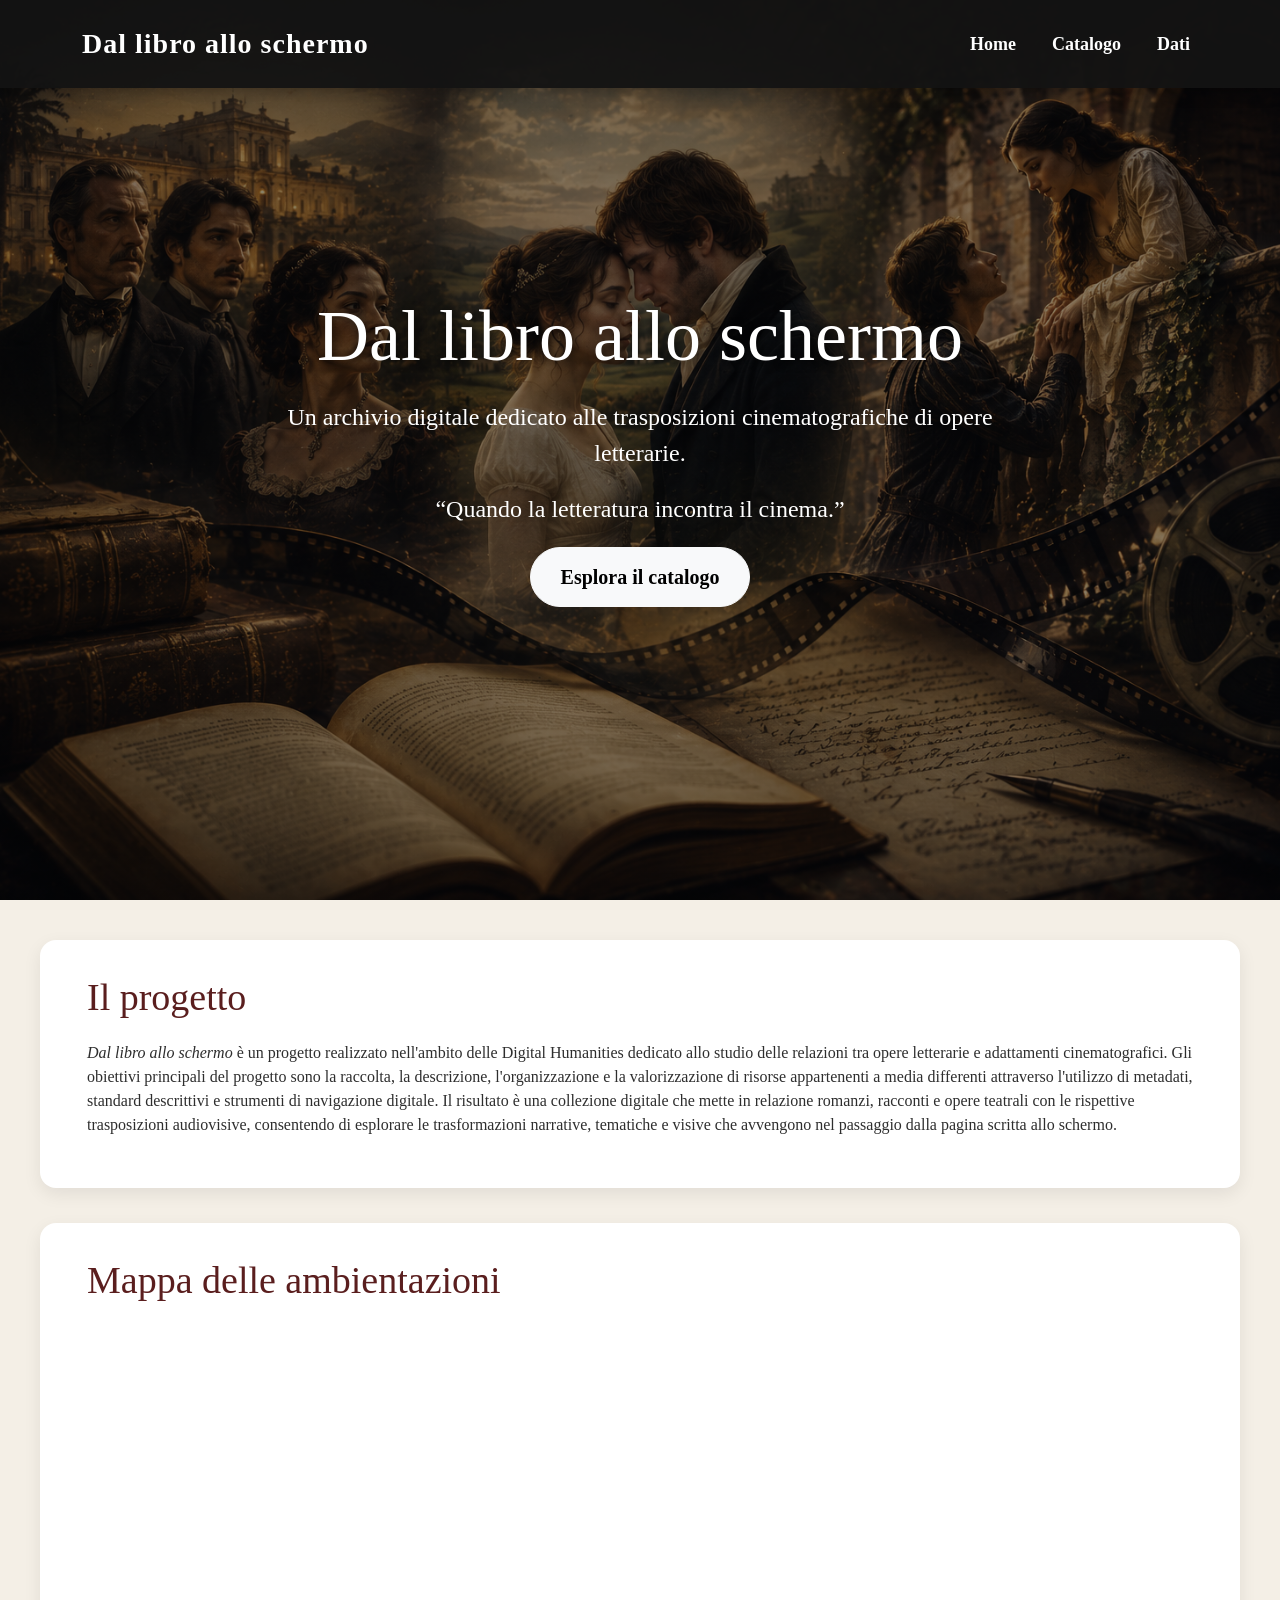
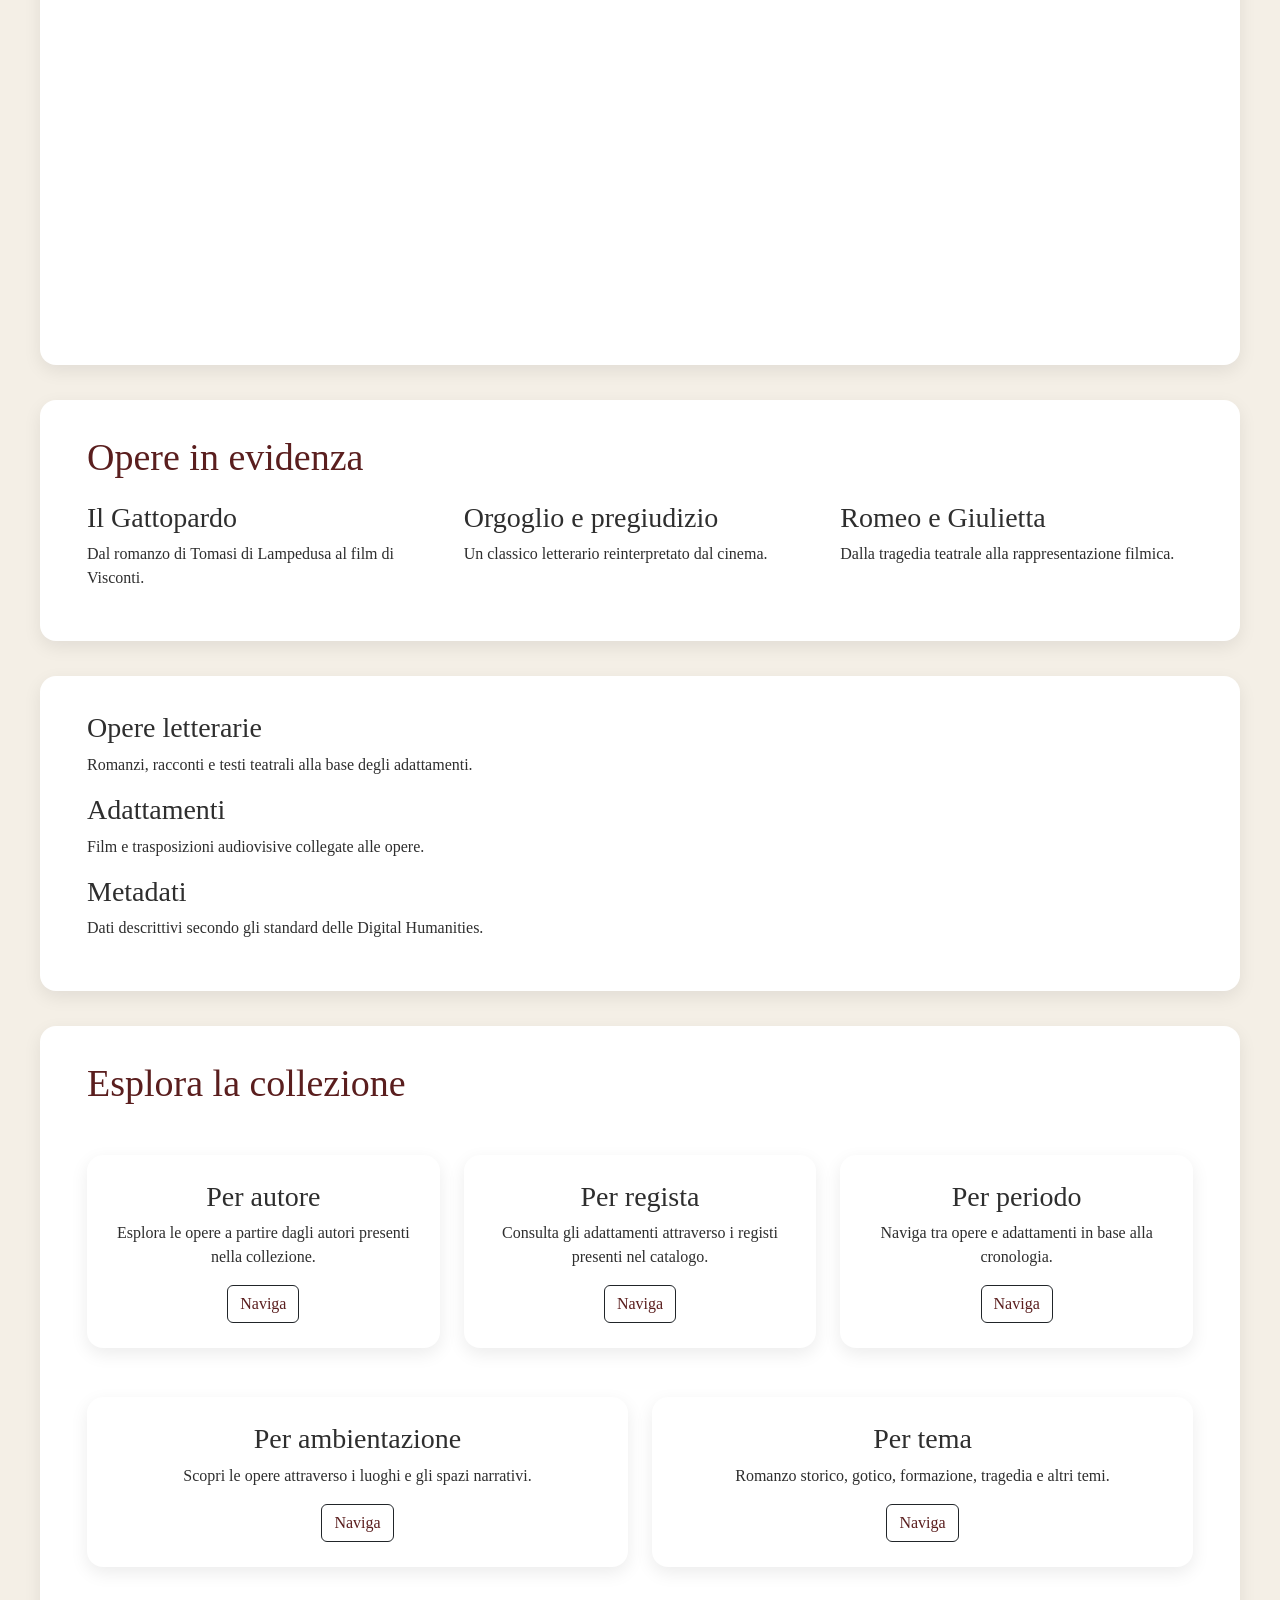
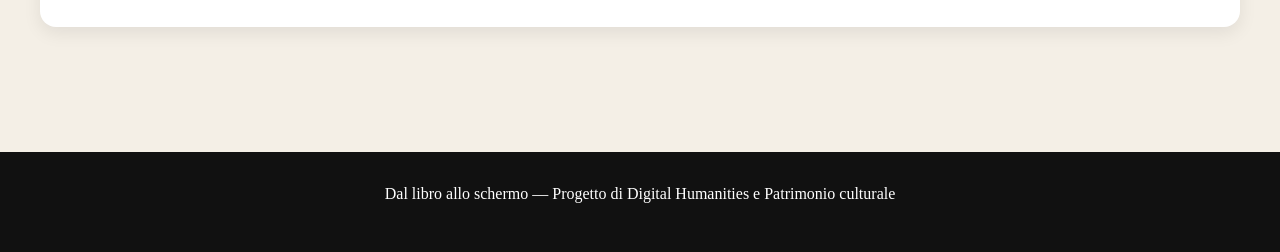
<file: index.html>
<!DOCTYPE html>
<html lang="it">

<head>
    <meta charset="UTF-8">
    <meta name="viewport" content="width=device-width, initial-scale=1.0">
    <title>Dal libro allo schermo</title>

    <meta name="description" content="Catalogo digitale di opere letterarie e relative trasposizioni cinematografiche.">
    <meta name="DC.Title" content="Dal libro allo schermo">
    <meta name="DC.Creator" content="Francesca">
    <meta name="DC.Subject" content="Letteratura, cinema, adattamenti cinematografici, Digital Humanities">
    <meta name="DC.Description" content="Catalogo digitale dedicato alle trasposizioni cinematografiche di opere letterarie.">
    <meta name="DC.Publisher" content="Università di Bologna">
    <meta name="DC.Date" content="2026">
    <meta name="DC.Type" content="Catalogo digitale">
    <meta name="DC.Format" content="text/html">
    <meta name="DC.Language" content="it">
    <meta name="DC.Rights" content="Progetto realizzato per finalità didattiche">

    <link href="https://cdn.jsdelivr.net/npm/bootstrap@5.3.3/dist/css/bootstrap.min.css" rel="stylesheet">
    <link rel="stylesheet" href="style.css">
</head>

<body>

<nav class="navbar navbar-expand-lg navbar-dark bg-dark fixed-top">
    <div class="container">

        <a class="navbar-brand" href="index.html">Dal libro allo schermo</a>

        <button class="navbar-toggler" type="button" data-bs-toggle="collapse" data-bs-target="#menu">
            <span class="navbar-toggler-icon"></span>
        </button>

        <div class="collapse navbar-collapse" id="menu">
            <ul class="navbar-nav ms-auto">
                <li class="nav-item">
                    <a class="nav-link active" href="index.html">Home</a>
                </li>

                <li class="nav-item">
                    <a class="nav-link" href="catalogo.html">Catalogo</a>
                </li>

                <li class="nav-item">
                    <a class="nav-link" href="dati.html">Dati</a>
                </li>
            </ul>
        </div>

    </div>
</nav>

<header class="hero">
    <div class="hero-content">
        <h1>Dal libro allo schermo</h1>

        <p>
            Un archivio digitale dedicato alle trasposizioni cinematografiche
            di opere letterarie.
        </p>

        <p class="quote">
            “Quando la letteratura incontra il cinema.”
        </p>

        <a href="catalogo.html" class="btn btn-light btn-lg">
            Esplora il catalogo
        </a>
    </div>
</header>

<main>

    <section class="intro-section">
        <div class="container">
            <h2>Il progetto</h2>

            <p>
                <em>Dal libro allo schermo</em> è un progetto realizzato nell'ambito
                delle Digital Humanities dedicato allo studio delle relazioni tra opere
                letterarie e adattamenti cinematografici. Gli obiettivi principali del
                progetto sono la raccolta, la descrizione, l'organizzazione e la
                valorizzazione di risorse appartenenti a media differenti attraverso
                l'utilizzo di metadati, standard descrittivi e strumenti di navigazione
                digitale. Il risultato è una collezione digitale che mette in relazione
                romanzi, racconti e opere teatrali con le rispettive trasposizioni
                audiovisive, consentendo di esplorare le trasformazioni narrative,
                tematiche e visive che avvengono nel passaggio dalla pagina scritta
                allo schermo.
            </p>
        </div>
    </section>

    <section class="intro-section">
        <div class="container">

            <h2>Mappa delle ambientazioni</h2>

          

            <iframe
                src="https://uploads.knightlab.com/storymapjs/729cb4d6cc2e2c09d432ede99529f337/storymap/index.html"
                width="100%"
                height="600"
                frameborder="0">
            </iframe>

        </div>
    </section>

    <section class="image-section">
        <div class="container">

            <h2>Opere in evidenza</h2>

            <div class="row g-4">

                <div class="col-md-4">
                    <article class="opera-card">
                        <div class="opera-card-body">
                            <h3>Il Gattopardo</h3>
                            <p>Dal romanzo di Tomasi di Lampedusa al film di Visconti.</p>
                        </div>
                    </article>
                </div>

                <div class="col-md-4">
                    <article class="opera-card">
                        <div class="opera-card-body">
                            <h3>Orgoglio e pregiudizio</h3>
                            <p>Un classico letterario reinterpretato dal cinema.</p>
                        </div>
                    </article>
                </div>

                <div class="col-md-4">
                    <article class="opera-card">
                        <div class="opera-card-body">
                            <h3>Romeo e Giulietta</h3>
                            <p>Dalla tragedia teatrale alla rappresentazione filmica.</p>
                        </div>
                    </article>
                </div>

            </div>
        </div>
    </section>

    <section class="info-section">
        <div class="container">

            <div class="info-grid">

                <div>
                    <h3>Opere letterarie</h3>
                    <p>Romanzi, racconti e testi teatrali alla base degli adattamenti.</p>
                </div>

                <div>
                    <h3>Adattamenti</h3>
                    <p>Film e trasposizioni audiovisive collegate alle opere.</p>
                </div>

                <div>
                    <h3>Metadati</h3>
                    <p>Dati descrittivi secondo gli standard delle Digital Humanities.</p>
                </div>

            </div>

        </div>
    </section>

    <section class="intro-section">
        <div class="container">

            <h2>Esplora la collezione</h2>

           

            <div class="row g-4 mt-4">

                <div class="col-md-4">
                    <div class="info-box text-center">
                        <h3> Per autore</h3>
                        <p>Esplora le opere a partire dagli autori presenti nella collezione.</p>
                        <a href="#" class="btn btn-outline-dark">
                            Naviga
                        </a>
                    </div>
                </div>

                <div class="col-md-4">
                    <div class="info-box text-center">
                        <h3> Per regista</h3>
                        <p>Consulta gli adattamenti attraverso i registi presenti nel catalogo.</p>
                        <a href="#" class="btn btn-outline-dark">
                            Naviga
                        </a>
                    </div>
                </div>

                <div class="col-md-4">
                    <div class="info-box text-center">
                        <h3>Per periodo</h3>
                        <p>Naviga tra opere e adattamenti in base alla cronologia.</p>
                        <a href="#" class="btn btn-outline-dark">
                            Naviga
                        </a>
                    </div>
                </div>

                <div class="col-md-6">
                    <div class="info-box text-center">
                        <h3> Per ambientazione</h3>
                        <p>Scopri le opere attraverso i luoghi e gli spazi narrativi.</p>
                        <a href="#" class="btn btn-outline-dark">
                            Naviga
                        </a>
                    </div>
                </div>

                <div class="col-md-6">
                    <div class="info-box text-center">
                        <h3> Per tema</h3>
                        <p>Romanzo storico, gotico, formazione, tragedia e altri temi.</p>
                        <a href="#" class="btn btn-outline-dark">
                            Naviga
                        </a>
                    </div>
                </div>

            </div>

        </div>
    </section>

</main>

<footer>
    <p>Dal libro allo schermo — Progetto di Digital Humanities e Patrimonio culturale</p>
</footer>

<script src="https://cdn.jsdelivr.net/npm/bootstrap@5.3.3/dist/js/bootstrap.bundle.min.js"></script>

</body>
</html>
</file>
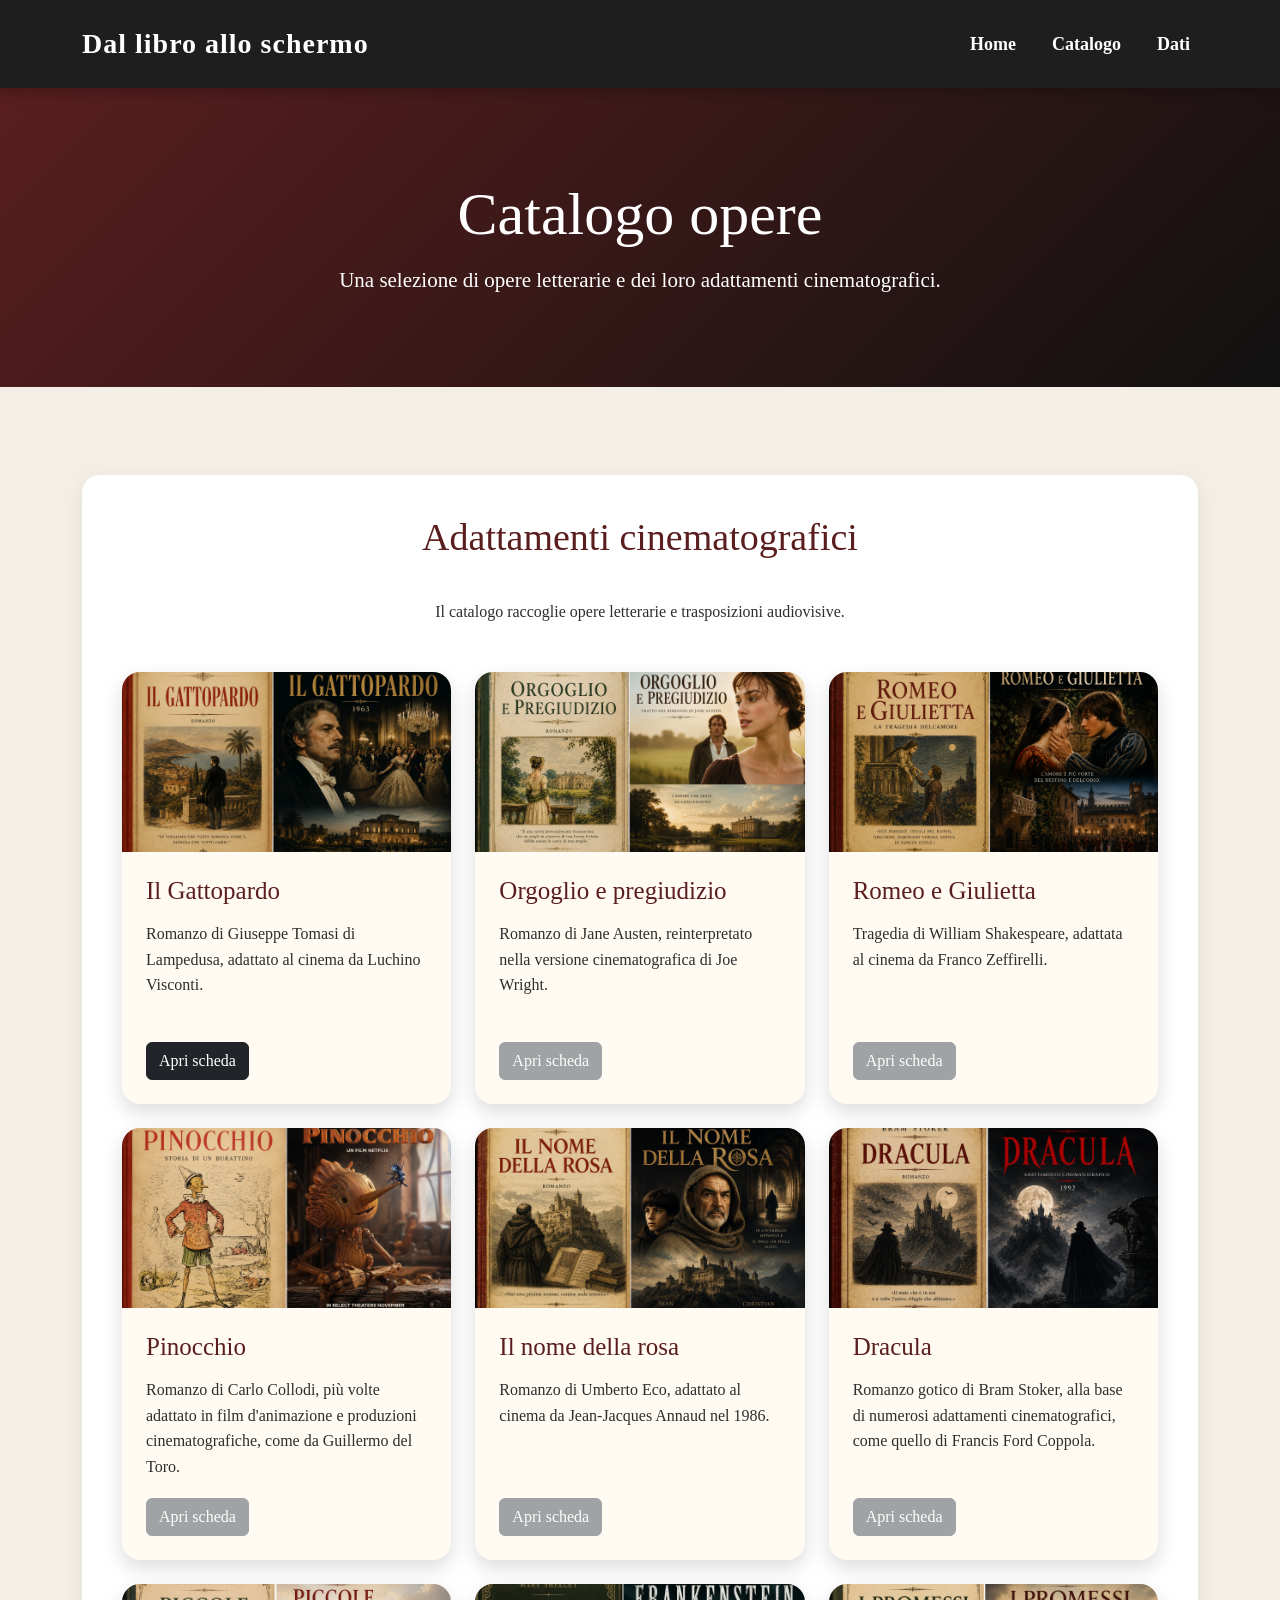
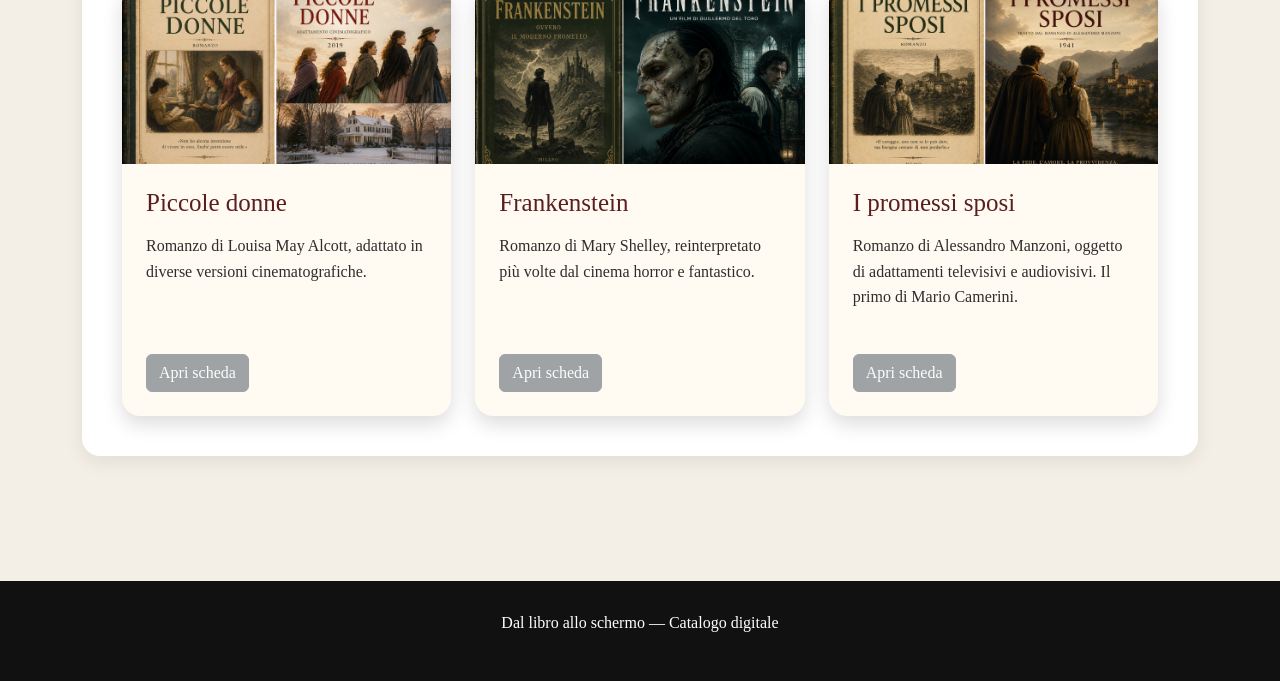
<file: catalogo.html>
<!DOCTYPE html>
<html lang="it">

<head>

    <meta charset="UTF-8">

    <meta name="viewport"
          content="width=device-width, initial-scale=1.0">

    <title>Catalogo</title>

    <link href="https://cdn.jsdelivr.net/npm/bootstrap@5.3.3/dist/css/bootstrap.min.css"
          rel="stylesheet">

    <link rel="stylesheet" href="style.css">

</head>

<body>

<nav class="navbar navbar-expand-lg navbar-dark bg-dark">
    <div class="container">

        <a class="navbar-brand" href="index.html">Dal libro allo schermo</a>

        <div class="navbar-nav ms-auto">
            <a class="nav-link" href="index.html">Home</a>
            <a class="nav-link active" href="catalogo.html">Catalogo</a>
            <a class="nav-link" href="dati.html">Dati</a>
        </div>

    </div>
</nav>

<header class="catalogo-hero">
    <h1>Catalogo opere</h1>
    <p>
        Una selezione di opere letterarie e dei loro adattamenti cinematografici.
    </p>
</header>

<main class="container my-5">

    <section class="catalogo-section">

        <h2>Adattamenti cinematografici</h2>

        <p class="text-center mb-5">
            Il catalogo raccoglie opere letterarie e trasposizioni audiovisive.
            
        </p>

        <div class="row g-4">

            <div class="col-md-4">
                <article class="catalogo-card">
                    <img src="img/gattopardo.png" alt="Il Gattopardo">

                    <div class="catalogo-card-body">
                        <h3>Il Gattopardo</h3>

                        <p>
                            Romanzo di Giuseppe Tomasi di Lampedusa,
                            adattato al cinema da Luchino Visconti.
                        </p>

                        <a href="item-gattopardo.html" class="btn btn-dark">
                            Apri scheda
                        </a>
                    </div>
                </article>
            </div>

            <div class="col-md-4">
                <article class="catalogo-card">
                    <img src="img/orgoglio.png" alt="Orgoglio e pregiudizio">

                    <div class="catalogo-card-body">
                        <h3>Orgoglio e pregiudizio</h3>

                        <p>
                            Romanzo di Jane Austen, reinterpretato
                            nella versione cinematografica di Joe Wright.
                        </p>

                        <a href="#" class="btn btn-secondary disabled">
                           Apri scheda
                        </a>
                    </div>
                </article>
            </div>

            <div class="col-md-4">
                <article class="catalogo-card">
                    <img src="img/romeo.png" alt="Romeo e Giulietta">

                    <div class="catalogo-card-body">
                        <h3>Romeo e Giulietta</h3>

                        <p>
                            Tragedia di William Shakespeare,
                            adattata al cinema da Franco Zeffirelli.
                        </p>

                        <a href="#" class="btn btn-secondary disabled">
                             Apri scheda
                        </a>
                    </div>
                </article>
            </div>

            <div class="col-md-4">
                <article class="catalogo-card">
                    <img src="img/pinocchio.png" alt="Pinocchio">

                    <div class="catalogo-card-body">
                        <h3>Pinocchio</h3>

                        <p>
                            Romanzo di Carlo Collodi, più volte adattato
                            in film d'animazione e produzioni cinematografiche, come da Guillermo del Toro. 
                        </p>

                        <a href="#" class="btn btn-secondary disabled">
                             Apri scheda
                        </a>
                    </div>
                </article>
            </div>

            <div class="col-md-4">
                <article class="catalogo-card">
                    <img src="img/nome-rosa.png" alt="Il nome della rosa">

                    <div class="catalogo-card-body">
                        <h3>Il nome della rosa</h3>

                        <p>
                            Romanzo di Umberto Eco, adattato al cinema
                            da Jean-Jacques Annaud nel 1986.
                        </p>

                        <a href="#" class="btn btn-secondary disabled">
                             Apri scheda
                        </a>
                    </div>
                </article>
            </div>

            <div class="col-md-4">
                <article class="catalogo-card">
                    <img src="img/dracula.png" alt="Dracula">

                    <div class="catalogo-card-body">
                        <h3>Dracula</h3>

                        <p>
                            Romanzo gotico di Bram Stoker, alla base
                            di numerosi adattamenti cinematografici, come quello di Francis Ford Coppola.
                        </p>

                        <a href="#" class="btn btn-secondary disabled">
                        Apri scheda
                        </a>
                    </div>
                </article>
            </div>

            <div class="col-md-4">
                <article class="catalogo-card">
                    <img src="img/piccole-donne.png" alt="Piccole donne">

                    <div class="catalogo-card-body">
                        <h3>Piccole donne</h3>

                        <p>
                            Romanzo di Louisa May Alcott, adattato
                            in diverse versioni cinematografiche.
                        </p>

                        <a href="#" class="btn btn-secondary disabled">
                            Apri scheda
                        </a>
                    </div>
                </article>
            </div>

            <div class="col-md-4">
                <article class="catalogo-card">
                    <img src="img/frankenstein.png" alt="Frankenstein">

                    <div class="catalogo-card-body">
                        <h3>Frankenstein</h3>

                        <p>
                            Romanzo di Mary Shelley, reinterpretato
                            più volte dal cinema horror e fantastico.
                        </p>

                        <a href="#" class="btn btn-secondary disabled">
                             Apri scheda
                        </a>
                    </div>
                </article>
            </div>

            <div class="col-md-4">
                <article class="catalogo-card">
                    <img src="img/promessi-sposi.png" alt="I promessi sposi">

                    <div class="catalogo-card-body">
                        <h3>I promessi sposi</h3>

                        <p>
                            Romanzo di Alessandro Manzoni, oggetto
                            di adattamenti televisivi e audiovisivi. Il primo di Mario Camerini.
                        </p>

                        <a href="#" class="btn btn-secondary disabled">
                             Apri scheda
                        </a>
                    </div>
                </article>
            </div>

        </div>

    </section>

</main>

<footer>
    <p>Dal libro allo schermo — Catalogo digitale</p>
</footer>

<script src="https://cdn.jsdelivr.net/npm/bootstrap@5.3.3/dist/js/bootstrap.bundle.min.js"></script>

</body>
</html>
</file>
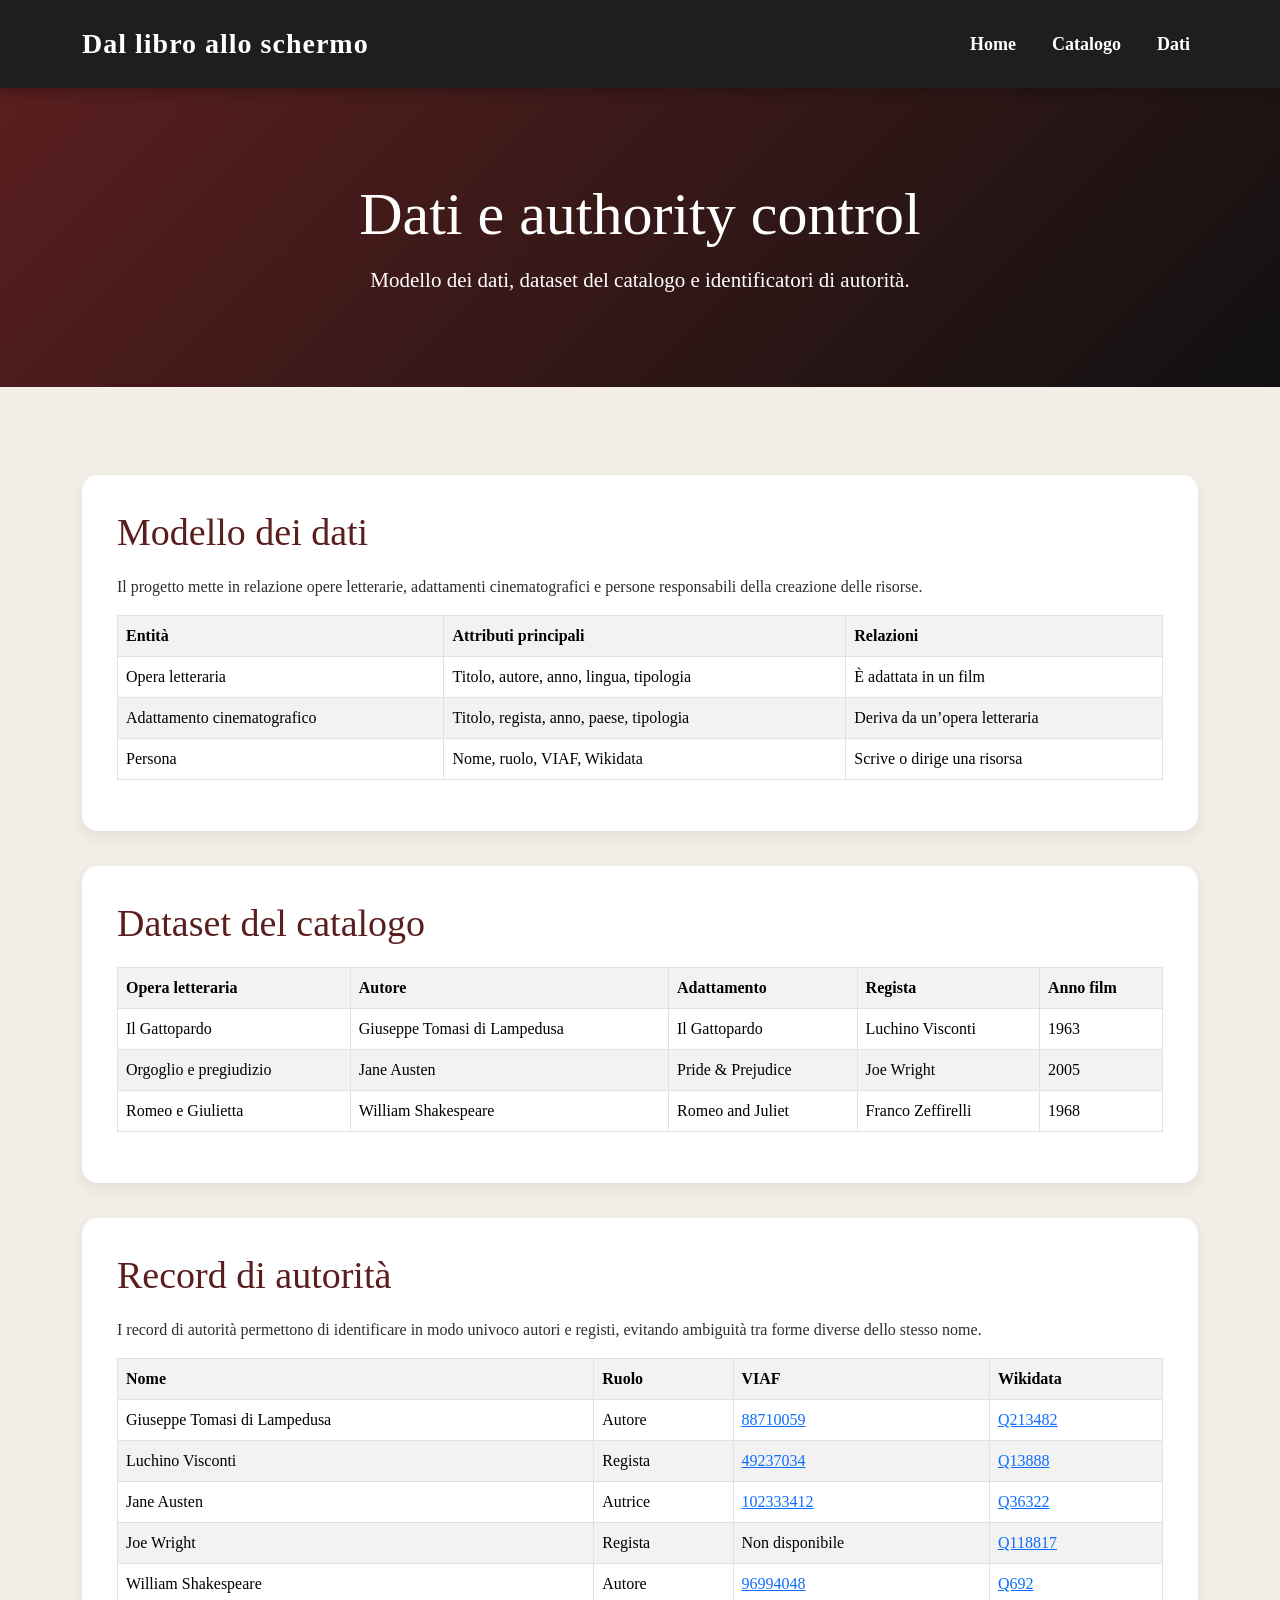
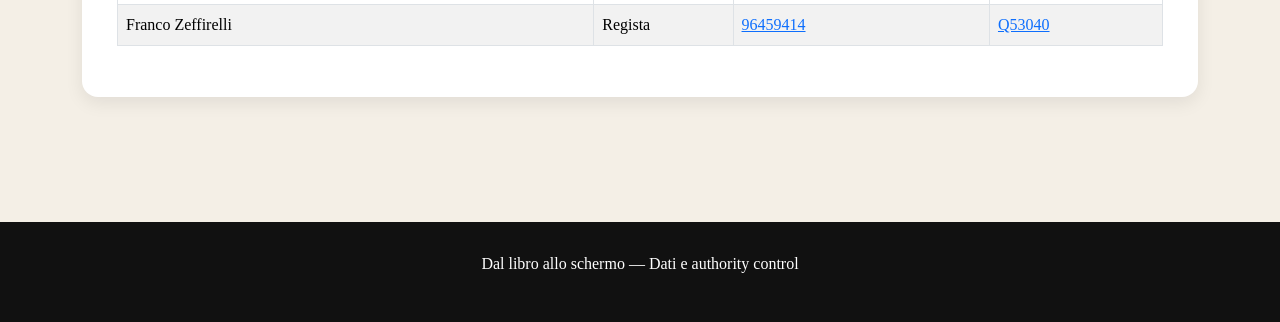
<file: dati.html>
<!DOCTYPE html>
<html lang="it">

<head>
    <meta charset="UTF-8">
    <meta name="viewport" content="width=device-width, initial-scale=1.0">
    <title>Dati</title>

    <link href="https://cdn.jsdelivr.net/npm/bootstrap@5.3.3/dist/css/bootstrap.min.css" rel="stylesheet">
    <link rel="stylesheet" href="style.css">
</head>

<body>

<nav class="navbar navbar-expand-lg navbar-dark bg-dark">
    <div class="container">
        <a class="navbar-brand" href="index.html">Dal libro allo schermo</a>

        <div class="navbar-nav ms-auto">
            <a class="nav-link" href="index.html">Home</a>
            <a class="nav-link" href="catalogo.html">Catalogo</a>
            <a class="nav-link active" href="dati.html">Dati</a>
        </div>
    </div>
</nav>

<header class="catalogo-hero">
    <h1>Dati e authority control</h1>
    <p>
        Modello dei dati, dataset del catalogo e identificatori di autorità.
    </p>
</header>

<main class="container my-5">

    <section>
        <h2>Modello dei dati</h2>

        <p>
            Il progetto mette in relazione opere letterarie, adattamenti cinematografici
            e persone responsabili della creazione delle risorse.
        </p>

        <table class="table table-bordered table-striped">
            <tr>
                <th>Entità</th>
                <th>Attributi principali</th>
                <th>Relazioni</th>
            </tr>

            <tr>
                <td>Opera letteraria</td>
                <td>Titolo, autore, anno, lingua, tipologia</td>
                <td>È adattata in un film</td>
            </tr>

            <tr>
                <td>Adattamento cinematografico</td>
                <td>Titolo, regista, anno, paese, tipologia</td>
                <td>Deriva da un’opera letteraria</td>
            </tr>

            <tr>
                <td>Persona</td>
                <td>Nome, ruolo, VIAF, Wikidata</td>
                <td>Scrive o dirige una risorsa</td>
            </tr>
        </table>
    </section>

    <section>
        <h2>Dataset del catalogo</h2>

        <table class="table table-bordered table-striped">
            <tr>
                <th>Opera letteraria</th>
                <th>Autore</th>
                <th>Adattamento</th>
                <th>Regista</th>
                <th>Anno film</th>
            </tr>

            <tr>
                <td>Il Gattopardo</td>
                <td>Giuseppe Tomasi di Lampedusa</td>
                <td>Il Gattopardo</td>
                <td>Luchino Visconti</td>
                <td>1963</td>
            </tr>

            <tr>
                <td>Orgoglio e pregiudizio</td>
                <td>Jane Austen</td>
                <td>Pride & Prejudice</td>
                <td>Joe Wright</td>
                <td>2005</td>
            </tr>

            <tr>
                <td>Romeo e Giulietta</td>
                <td>William Shakespeare</td>
                <td>Romeo and Juliet</td>
                <td>Franco Zeffirelli</td>
                <td>1968</td>
            </tr>
        </table>
    </section>

   <section>
    <h2>Record di autorità</h2>

    <p>
        I record di autorità permettono di identificare in modo univoco
        autori e registi, evitando ambiguità tra forme diverse dello stesso nome.
    </p>

    <table class="table table-bordered table-striped">
        <tr>
            <th>Nome</th>
            <th>Ruolo</th>
            <th>VIAF</th>
            <th>Wikidata</th>
        </tr>

        <tr>
            <td>Giuseppe Tomasi di Lampedusa</td>
            <td>Autore</td>
            <td>
                <a href="https://viaf.org/viaf/88710059" target="_blank">
                    88710059
                </a>
            </td>
            <td>
                <a href="https://www.wikidata.org/wiki/Q213482" target="_blank">
                    Q213482
                </a>
            </td>
        </tr>

        <tr>
            <td>Luchino Visconti</td>
            <td>Regista</td>
            <td>
                <a href="https://viaf.org/viaf/49237034" target="_blank">
                    49237034
                </a>
            </td>
            <td>
                <a href="https://www.wikidata.org/wiki/Q13888" target="_blank">
                    Q13888
                </a>
            </td>
        </tr>

        <tr>
            <td>Jane Austen</td>
            <td>Autrice</td>
            <td>
                <a href="https://viaf.org/viaf/102333412" target="_blank">
                    102333412
                </a>
            </td>
            <td>
                <a href="https://www.wikidata.org/wiki/Q36322" target="_blank">
                    Q36322
                </a>
            </td>
        </tr>

        <tr>
            <td>Joe Wright</td>
            <td>Regista</td>
            <td>
                Non disponibile
            </td>
            <td>
                <a href="https://www.wikidata.org/wiki/Q118817" target="_blank">
                    Q118817
                </a>
            </td>
        </tr>

        <tr>
            <td>William Shakespeare</td>
            <td>Autore</td>
            <td>
                <a href="https://viaf.org/viaf/96994048" target="_blank">
                    96994048
                </a>
            </td>
            <td>
                <a href="https://www.wikidata.org/wiki/Q692" target="_blank">
                    Q692
                </a>
            </td>
        </tr>

        <tr>
            <td>Franco Zeffirelli</td>
            <td>Regista</td>
            <td>
                <a href="https://viaf.org/viaf/96459414" target="_blank">
                    96459414
                </a>
            </td>
            <td>
                <a href="https://www.wikidata.org/wiki/Q53040" target="_blank">
                    Q53040
                </a>
            </td>
        </tr>
    </table>
</section>
</main>

<footer>
    <p>Dal libro allo schermo — Dati e authority control</p>
</footer>

<script src="https://cdn.jsdelivr.net/npm/bootstrap@5.3.3/dist/js/bootstrap.bundle.min.js"></script>

</body>
</html>
</file>
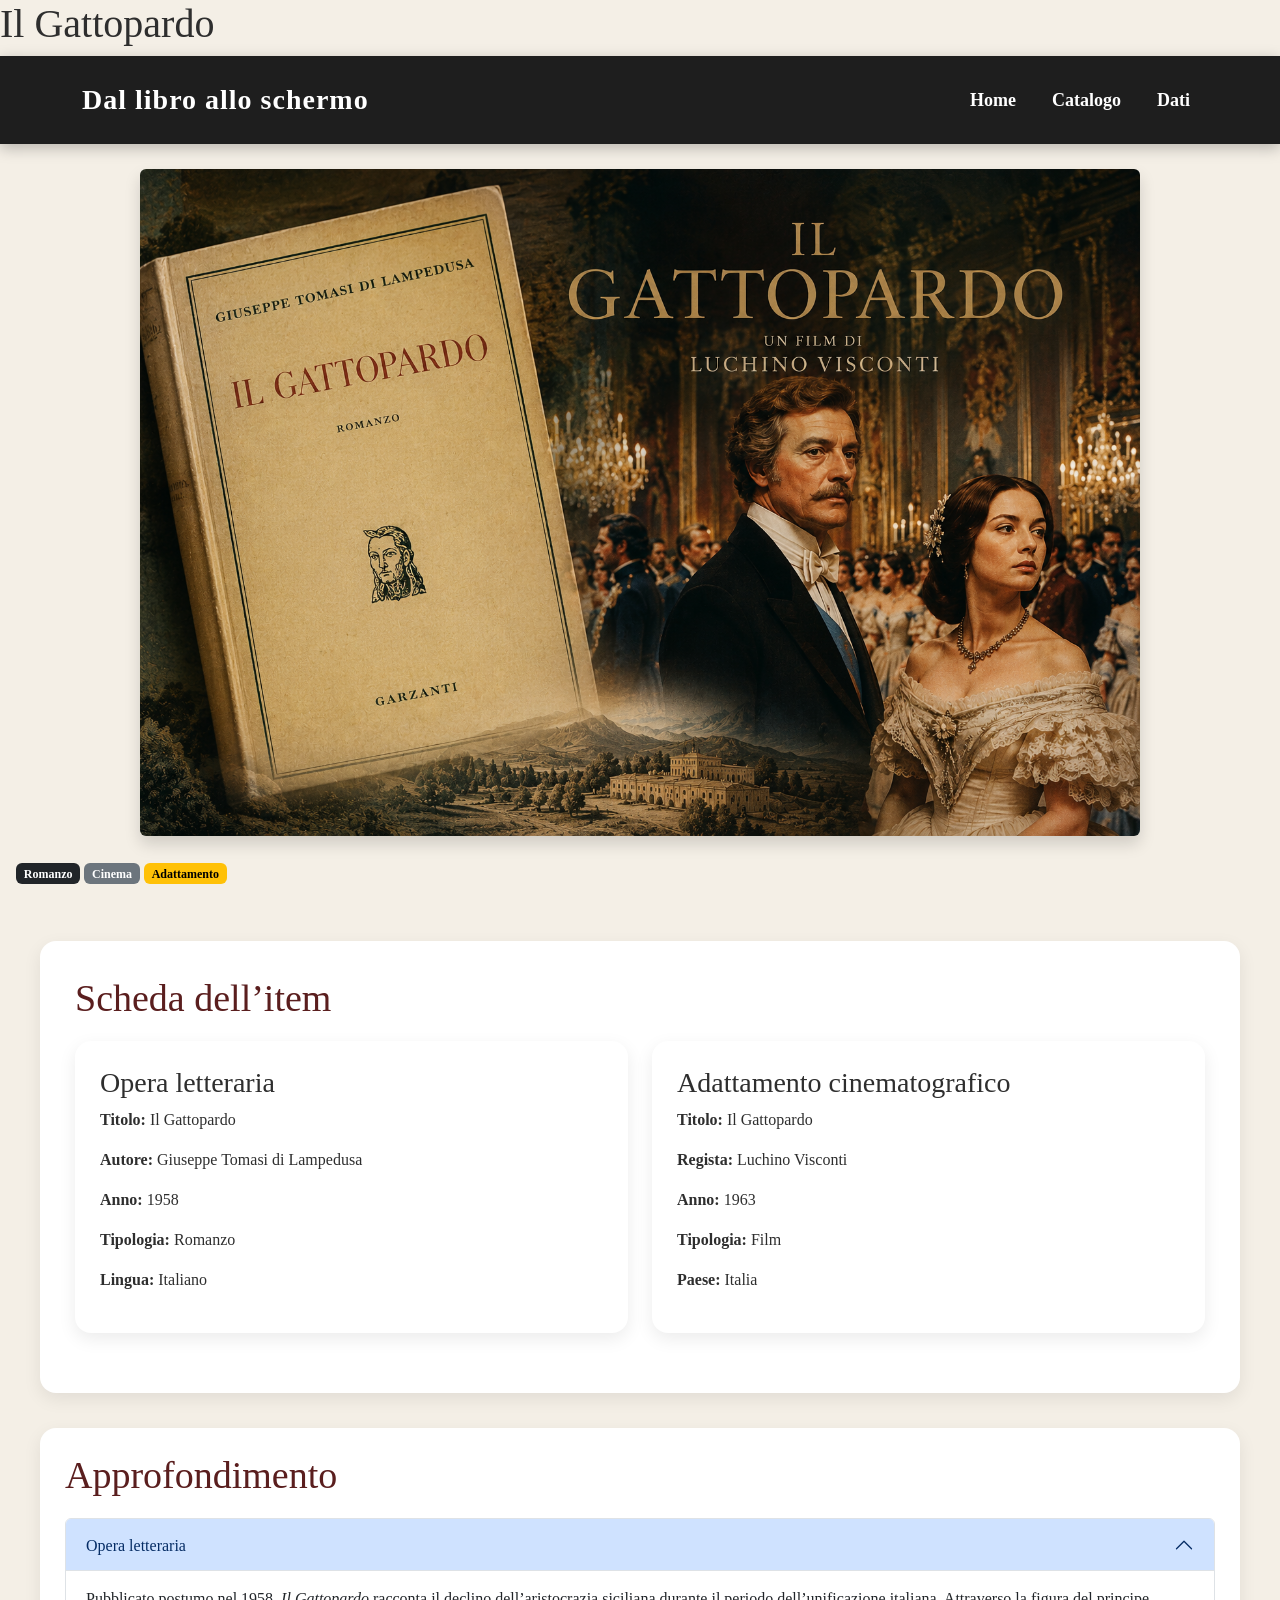
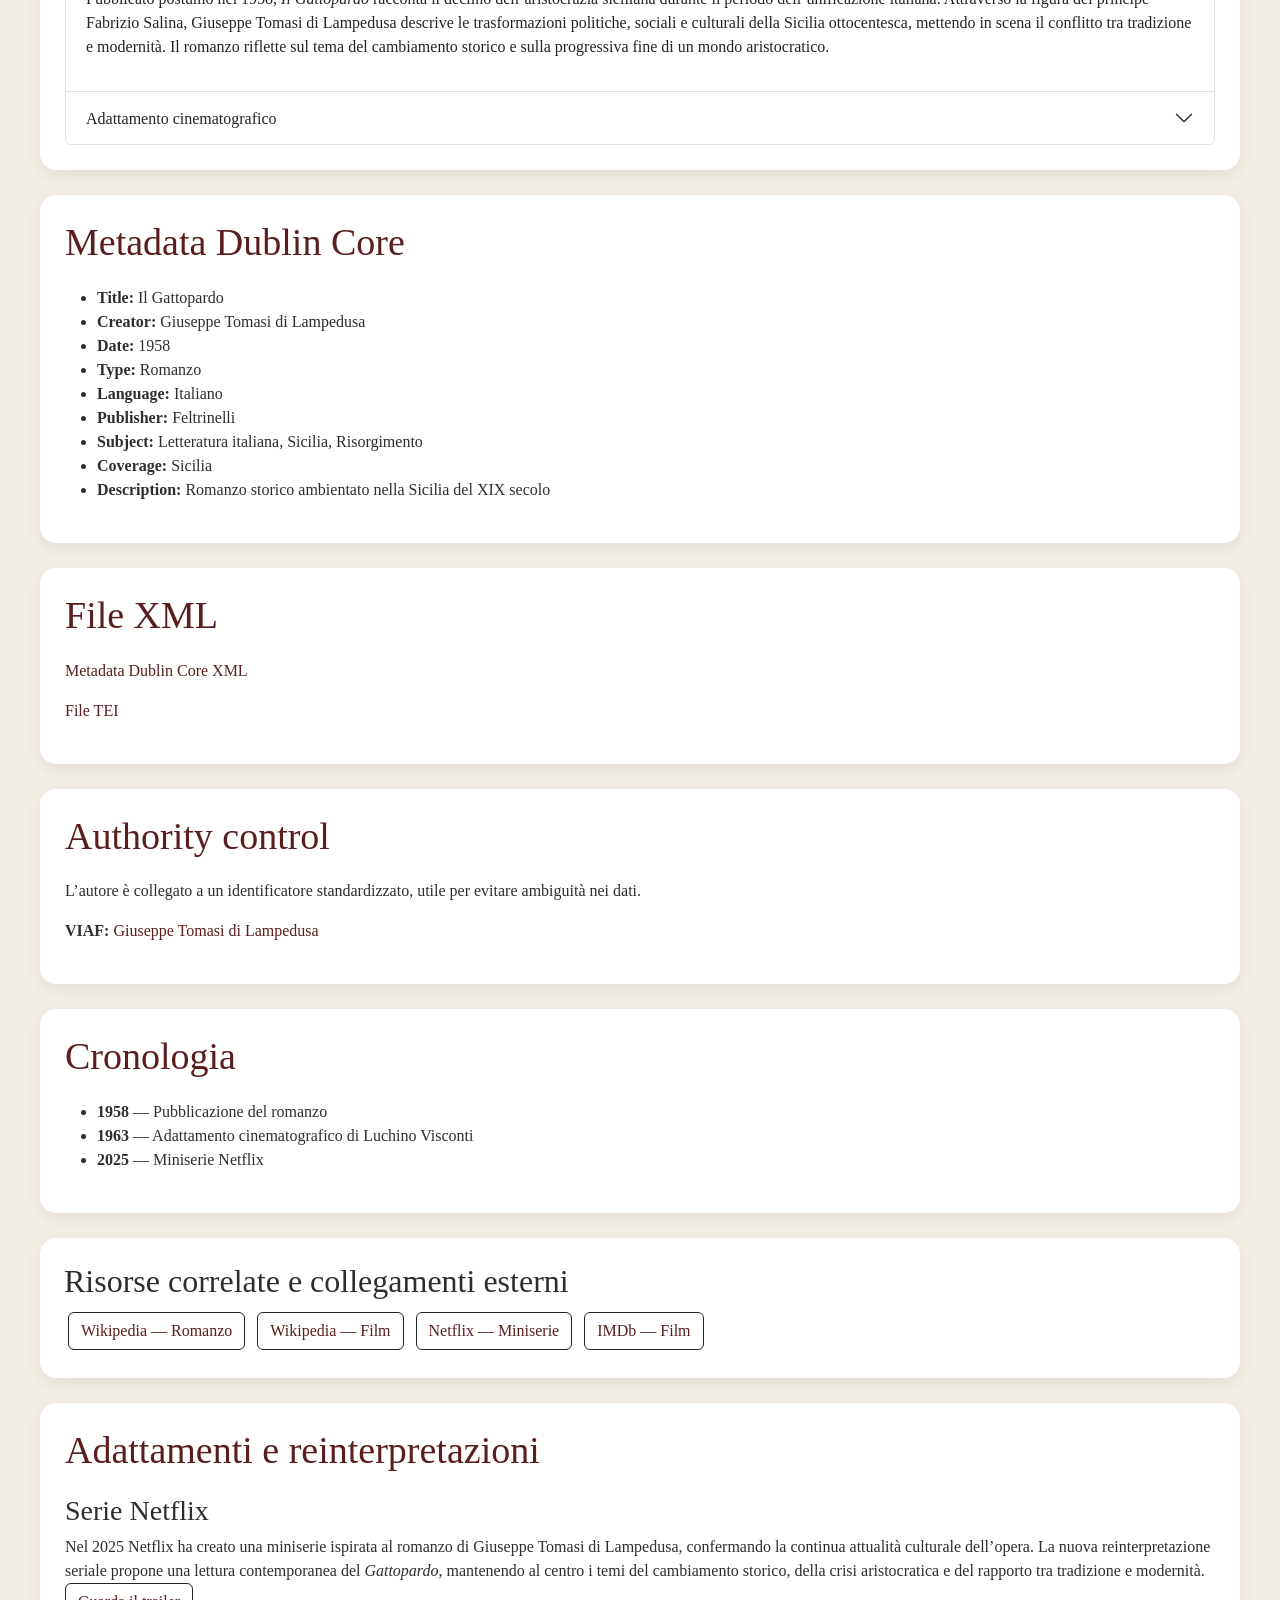
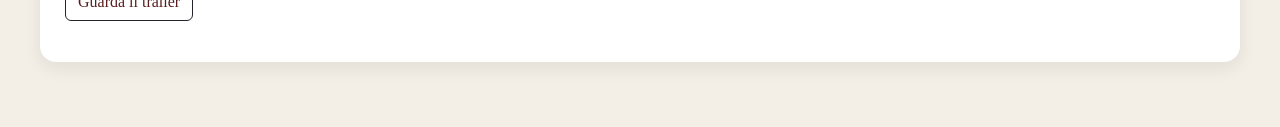
<file: item-gattopardo.html>
<!DOCTYPE html>
<html lang="it">

<head>
    <meta charset="UTF-8">
    <meta name="viewport" content="width=device-width, initial-scale=1.0">
    <title>Il Gattopardo</title>

    <link href="https://cdn.jsdelivr.net/npm/bootstrap@5.3.3/dist/css/bootstrap.min.css" rel="stylesheet">
    <link rel="stylesheet" href="./style.css">
</head>

<body>

<header>
    <h1>Il Gattopardo</h1>

    <nav class="navbar navbar-expand-lg navbar-brown">
        <div class="container">
            <a class="navbar-brand" href="index.html">
                Dal libro allo schermo
            </a>

            <div class="navbar-nav ms-auto">
                <a class="nav-link" href="index.html">Home</a>
                <a class="nav-link" href="catalogo.html">Catalogo</a>
                <a class="nav-link" href="dati.html">Dati</a>
            </div>
        </div>
    </nav>

   <img src="img/gattopardo-collage.png"
     class="img-fluid rounded shadow gattopardo-img"
     alt="Il Gattopardo">

    <div class="m-3">
        <span class="badge text-bg-dark">Romanzo</span>
        <span class="badge text-bg-secondary">Cinema</span>
        <span class="badge text-bg-warning">Adattamento</span>
    </div>
</header>

<main>

    <section class="item-card">
        <h2>Scheda dell’item</h2>

        <div class="row">

            <div class="col-md-6">
                <div class="info-box">
                    <h3>Opera letteraria</h3>
                    <p><strong>Titolo:</strong> Il Gattopardo</p>
                    <p><strong>Autore:</strong> Giuseppe Tomasi di Lampedusa</p>
                    <p><strong>Anno:</strong> 1958</p>
                    <p><strong>Tipologia:</strong> Romanzo</p>
                    <p><strong>Lingua:</strong> Italiano</p>
                </div>
            </div>

            <div class="col-md-6">
                <div class="info-box">
                    <h3>Adattamento cinematografico</h3>
                    <p><strong>Titolo:</strong> Il Gattopardo</p>
                    <p><strong>Regista:</strong> Luchino Visconti</p>
                    <p><strong>Anno:</strong> 1963</p>
                    <p><strong>Tipologia:</strong> Film</p>
                    <p><strong>Paese:</strong> Italia</p>
                </div>
            </div>

        </div>
    </section>

    <section class="info-box">
        <h2>Approfondimento</h2>

        <div class="accordion" id="accordionGattopardo">

            <div class="accordion-item">
                <h2 class="accordion-header">
                    <button class="accordion-button" type="button" data-bs-toggle="collapse" data-bs-target="#libro">
                        Opera letteraria
                    </button>
                </h2>

                <div id="libro" class="accordion-collapse collapse show" data-bs-parent="#accordionGattopardo">
                    <div class="accordion-body">
                        <p>
                            Pubblicato postumo nel 1958, <em>Il Gattopardo</em> racconta
                            il declino dell’aristocrazia siciliana durante il periodo
                            dell’unificazione italiana. Attraverso la figura del principe
                            Fabrizio Salina, Giuseppe Tomasi di Lampedusa descrive
                            le trasformazioni politiche, sociali e culturali della Sicilia
                            ottocentesca, mettendo in scena il conflitto tra tradizione
                            e modernità. Il romanzo riflette sul tema del cambiamento
                            storico e sulla progressiva fine di un mondo aristocratico.
                        </p>
                    </div>
                </div>
            </div>

            <div class="accordion-item">
                <h2 class="accordion-header">
                    <button class="accordion-button collapsed" type="button" data-bs-toggle="collapse" data-bs-target="#film">
                        Adattamento cinematografico
                    </button>
                </h2>

                <div id="film" class="accordion-collapse collapse" data-bs-parent="#accordionGattopardo">
                    <div class="accordion-body">
                        <p>
                            L’adattamento cinematografico diretto da Luchino Visconti
                            nel 1963 traduce sul piano visivo l’atmosfera decadente
                            del romanzo. Attraverso scenografie monumentali,
                            costumi storici e una forte attenzione alla dimensione politica,
                            il film mette in evidenza i temi della trasformazione sociale
                            e della crisi dell’aristocrazia nel contesto del Risorgimento italiano.
                        </p>
                    </div>
                </div>
            </div>

        </div>
    </section>

    <section class="info-box">
        <h2>Metadata Dublin Core</h2>

        <ul>
            <li><strong>Title:</strong> Il Gattopardo</li>
            <li><strong>Creator:</strong> Giuseppe Tomasi di Lampedusa</li>
            <li><strong>Date:</strong> 1958</li>
            <li><strong>Type:</strong> Romanzo</li>
            <li><strong>Language:</strong> Italiano</li>
            <li><strong>Publisher:</strong> Feltrinelli</li>
            <li><strong>Subject:</strong> Letteratura italiana, Sicilia, Risorgimento</li>
            <li><strong>Coverage:</strong> Sicilia</li>
            <li><strong>Description:</strong> Romanzo storico ambientato nella Sicilia del XIX secolo</li>
        </ul>
    </section>

    <section class="info-box">
        <h2>File XML</h2>

        <p>
            <a href="xml/gattopardo_dc.xml" target="_blank">
                Metadata Dublin Core XML
            </a>
        </p>

        <p>
            <a href="xml/gattopardo_tei.xml" target="_blank">
                File TEI
            </a>
        </p>
    </section>

    <section class="info-box">
        <h2>Authority control</h2>

        <p>
            L’autore è collegato a un identificatore standardizzato,
            utile per evitare ambiguità nei dati.
        </p>

        <p>
            <strong>VIAF:</strong>
            <a href="https://viaf.org/en/viaf/88710059" target="_blank">
                Giuseppe Tomasi di Lampedusa
            </a>
        </p>
    </section>

    <section class="info-box">
        <h2>Cronologia</h2>

        <ul>
            <li><strong>1958</strong> — Pubblicazione del romanzo</li>
            <li><strong>1963</strong> — Adattamento cinematografico di Luchino Visconti</li>
            <li><strong>2025</strong> — Miniserie Netflix</li>
        </ul>
    </section>

    <aside class="info-box mt-4 p-4">
        
        <h2>Risorse correlate e collegamenti esterni</h2>

        <a href="https://it.wikipedia.org/wiki/Il_Gattopardo"
           target="_blank"
           class="btn btn-outline-dark m-1">
            Wikipedia — Romanzo
        </a>

        <a href="https://it.wikipedia.org/wiki/Il_Gattopardo_(film)"
           target="_blank"
           class="btn btn-outline-dark m-1">
            Wikipedia — Film
        </a>

        <a href="https://www.netflix.com/title/81392676"
           target="_blank"
           class="btn btn-outline-dark m-1">
            Netflix — Miniserie
        </a>

        <a href="https://www.imdb.com/title/tt0057091/"
           target="_blank"
           class="btn btn-outline-dark m-1">
            IMDb — Film
        </a>
    </aside>

    <section class="info-box">
        <h2>Adattamenti e reinterpretazioni</h2>

        <h3>Serie Netflix</h3>

        <p>
            Nel 2025 Netflix ha creato una miniserie ispirata al romanzo
            di Giuseppe Tomasi di Lampedusa, confermando la continua
            attualità culturale dell’opera. La nuova reinterpretazione seriale
            propone una lettura contemporanea del <em>Gattopardo</em>,
            mantenendo al centro i temi del cambiamento storico, della crisi
            aristocratica e del rapporto tra tradizione e modernità.
              <a href="https://www.youtube.com/watch?v=HDdiMrY-SHQ"
       target="_blank"
       class="btn btn-outline-dark">
              Guarda il trailer
    </a>

        </p>
    </section>

  

</main>

<script src="https://cdn.jsdelivr.net/npm/bootstrap@5.3.3/dist/js/bootstrap.bundle.min.js"></script>

</body>
</html>
</file>
<file: style.css>
:root {
    --bg: #f4efe6;
    --text: #2e2e2e;
    --brand: #5a1e1e;
    --brand-light: #8b3a3a;
    --white: #ffffff;
    --shadow-small: 0 6px 18px rgba(0,0,0,0.08);
    --shadow-big: 0 10px 24px rgba(0,0,0,0.15);
}

body {
    margin: 0;
    background-color: var(--bg);
    color: var(--text);
    font-family: Georgia, serif;
}

main {
    padding: 40px;
}

.navbar {
    background-color: var(--brand) !important;
}

.navbar-brand,
.nav-link {
    color: white !important;
    font-weight: 600;
}

.nav-link:hover,
.navbar-brand:hover {
    color: #d8b08c !important;
}

/* HOME */
.hero {
    min-height: 100vh;
    display: flex;
    align-items: center;
    justify-content: center;
    text-align: center;
    color: white;
    padding: 120px 20px;
    background:
        linear-gradient(rgba(0,0,0,0.45), rgba(0,0,0,0.45)),
        url("img/fotohome.png");
    background-size: cover;
    background-position: center;
}

.hero h1 {
    font-size: 72px;
    text-shadow: 2px 2px 10px rgba(0,0,0,0.7);
}

.hero p {
    font-size: 24px;
    max-width: 800px;
    margin: 20px auto;
}

.hero .btn {
    padding: 14px 30px;
    border-radius: 30px;
    font-weight: bold;
}

/* SEZIONI */
section {
    background-color: white;
    padding: 35px;
    border-radius: 16px;
    margin-bottom: 35px;
    box-shadow: var(--shadow-small);
}

section h2 {
    color: var(--brand);
    font-size: 38px;
    margin-bottom: 20px;
}

/* CATALOGO */
.catalogo-hero {
    background: linear-gradient(135deg, #5a1e1e, #111);
    color: white;
    text-align: center;
    padding: 90px 30px;
}

.catalogo-hero h1 {
    font-size: 60px;
    margin-bottom: 15px;
}

.catalogo-hero p {
    font-size: 21px;
    max-width: 760px;
    margin: 0 auto;
}

.catalogo-section {
    background-color: white;
    border-radius: 18px;
    padding: 40px;
    box-shadow: var(--shadow-small);
}

.catalogo-section h2 {
    text-align: center;
    color: var(--brand);
    margin-bottom: 40px;
}

.catalogo-card {
    background-color: #fffaf2;
    border-radius: 18px;
    overflow: hidden;
    height: 100%;
    box-shadow: 0 8px 20px rgba(0,0,0,0.14);
    transition: 0.3s ease;
}

.catalogo-card:hover {
    transform: translateY(-6px);
    box-shadow: var(--shadow-big);
}

.catalogo-card img {
    width: 100%;
    height: 180px;
    object-fit: cover;
}

.catalogo-card-body {
    padding: 24px;
}

.catalogo-card h3 {
    color: var(--brand);
    font-size: 25px;
    margin-bottom: 15px;
}

.catalogo-card p {
    line-height: 1.6;
    min-height: 105px;
}

/* FOOTER */
footer {
    background-color: #111;
    color: white;
    text-align: center;
    padding: 30px;
    margin-top: 50px;
}

/* RESPONSIVE */
@media (max-width: 768px) {
    main {
        padding: 20px;
    }

    .hero {
        min-height: 70vh;
    }

    .hero h1 {
        font-size: 46px;
    }

    .catalogo-card img {
        height: 240px;
    }
}.item-title {
    font-family: Georgia, serif;
    font-size: 64px;
    letter-spacing: 2px;
    color: #5a1e1e;
    text-align: center;
}.navbar {
    background: rgba(20,20,20,0.95) !important;

    padding: 18px 40px;

    box-shadow: 0 4px 14px rgba(0,0,0,0.25);
}

.navbar-brand {
    font-family: Georgia, serif;
    font-size: 28px;
    letter-spacing: 1px;
}

.navbar-nav .nav-link {
    color: white !important;

    font-size: 18px;

    margin-left: 20px;

    transition: 0.3s;
}

.navbar-nav .nav-link:hover {
    color: #d8b08c !important;

}.info-box a {
    color: #5a1e1e;
    text-decoration: none;
    font-weight: 500;
}

.info-box a:hover {
    color: #7a2c2c;
    text-decoration: underline;
}.info-box {
    background-color: white;
    padding: 25px;
    border-radius: 16px;
    margin-bottom: 25px;
    box-shadow: var(--shadow-small);
}.gattopardo-img {
    display: block;
    width: 90%;
    max-width: 1000px;
    height: auto;
    margin: 25px auto;
}
</file>
